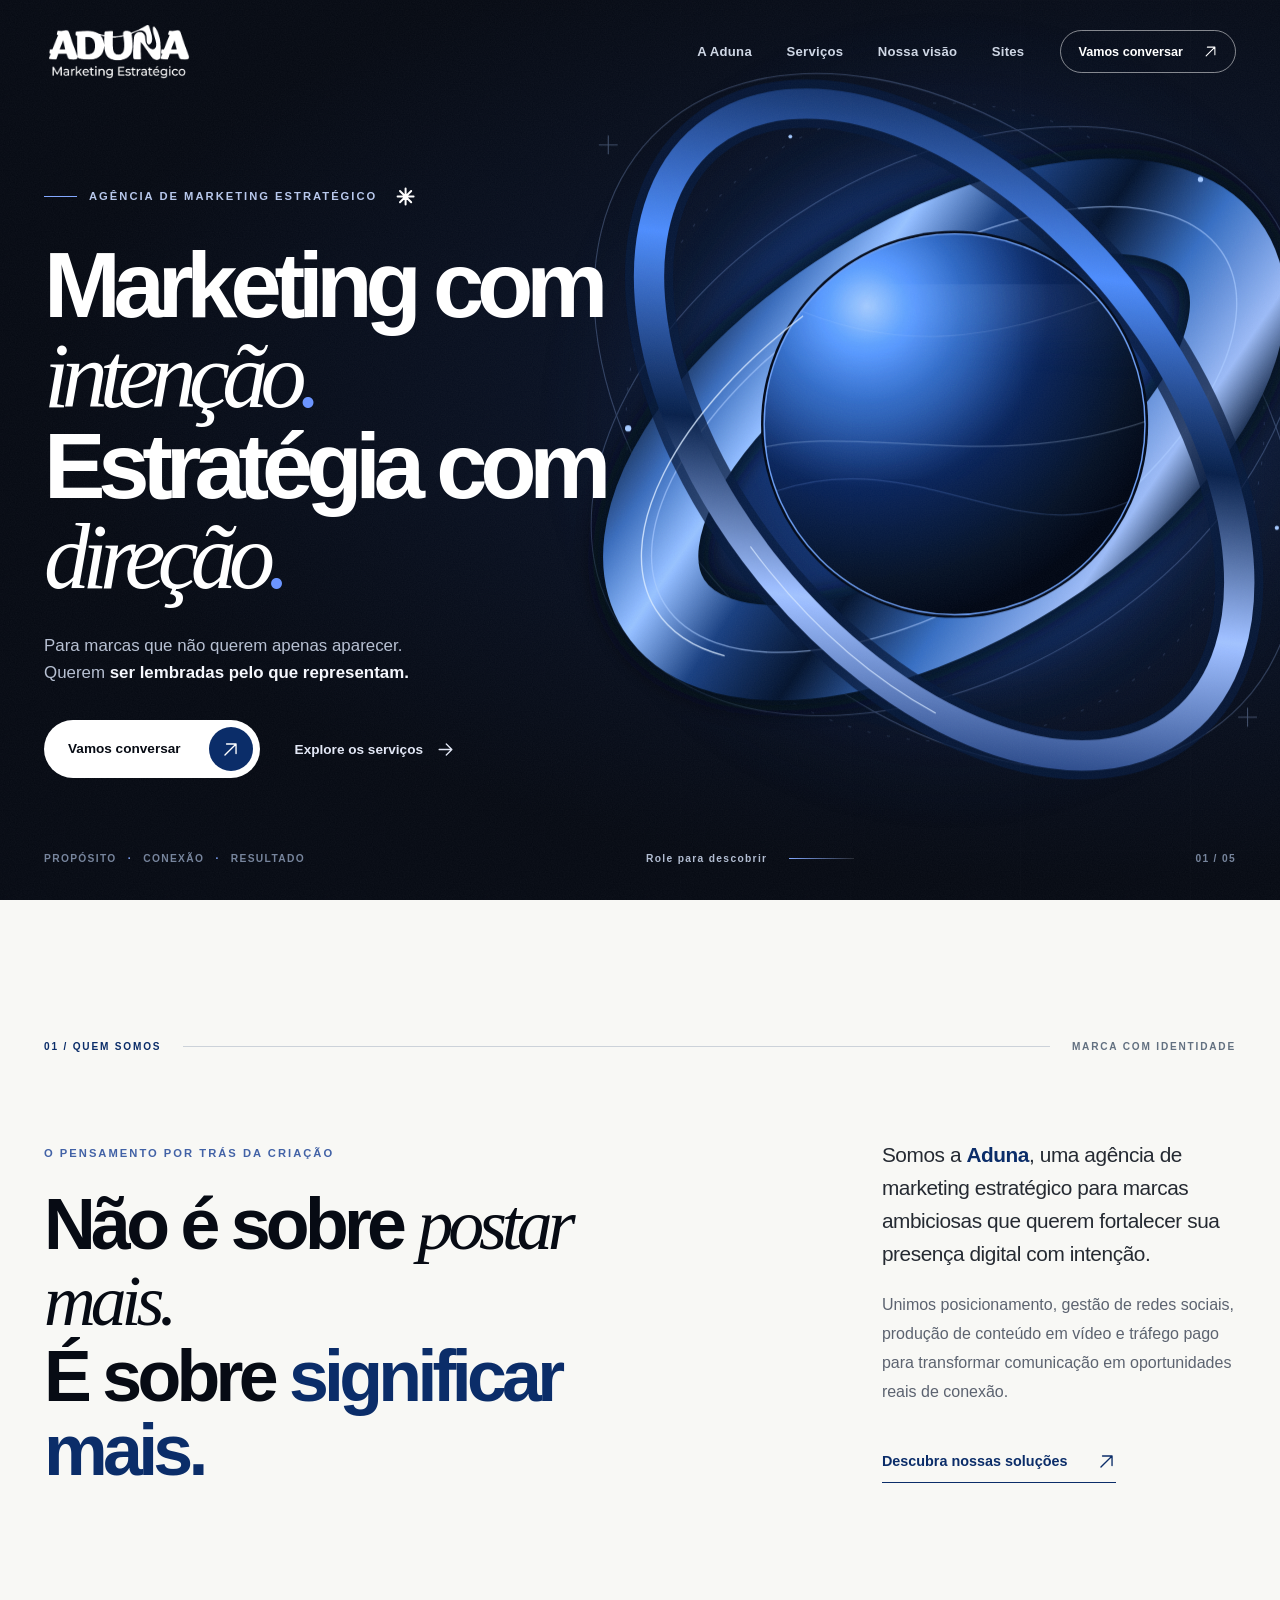
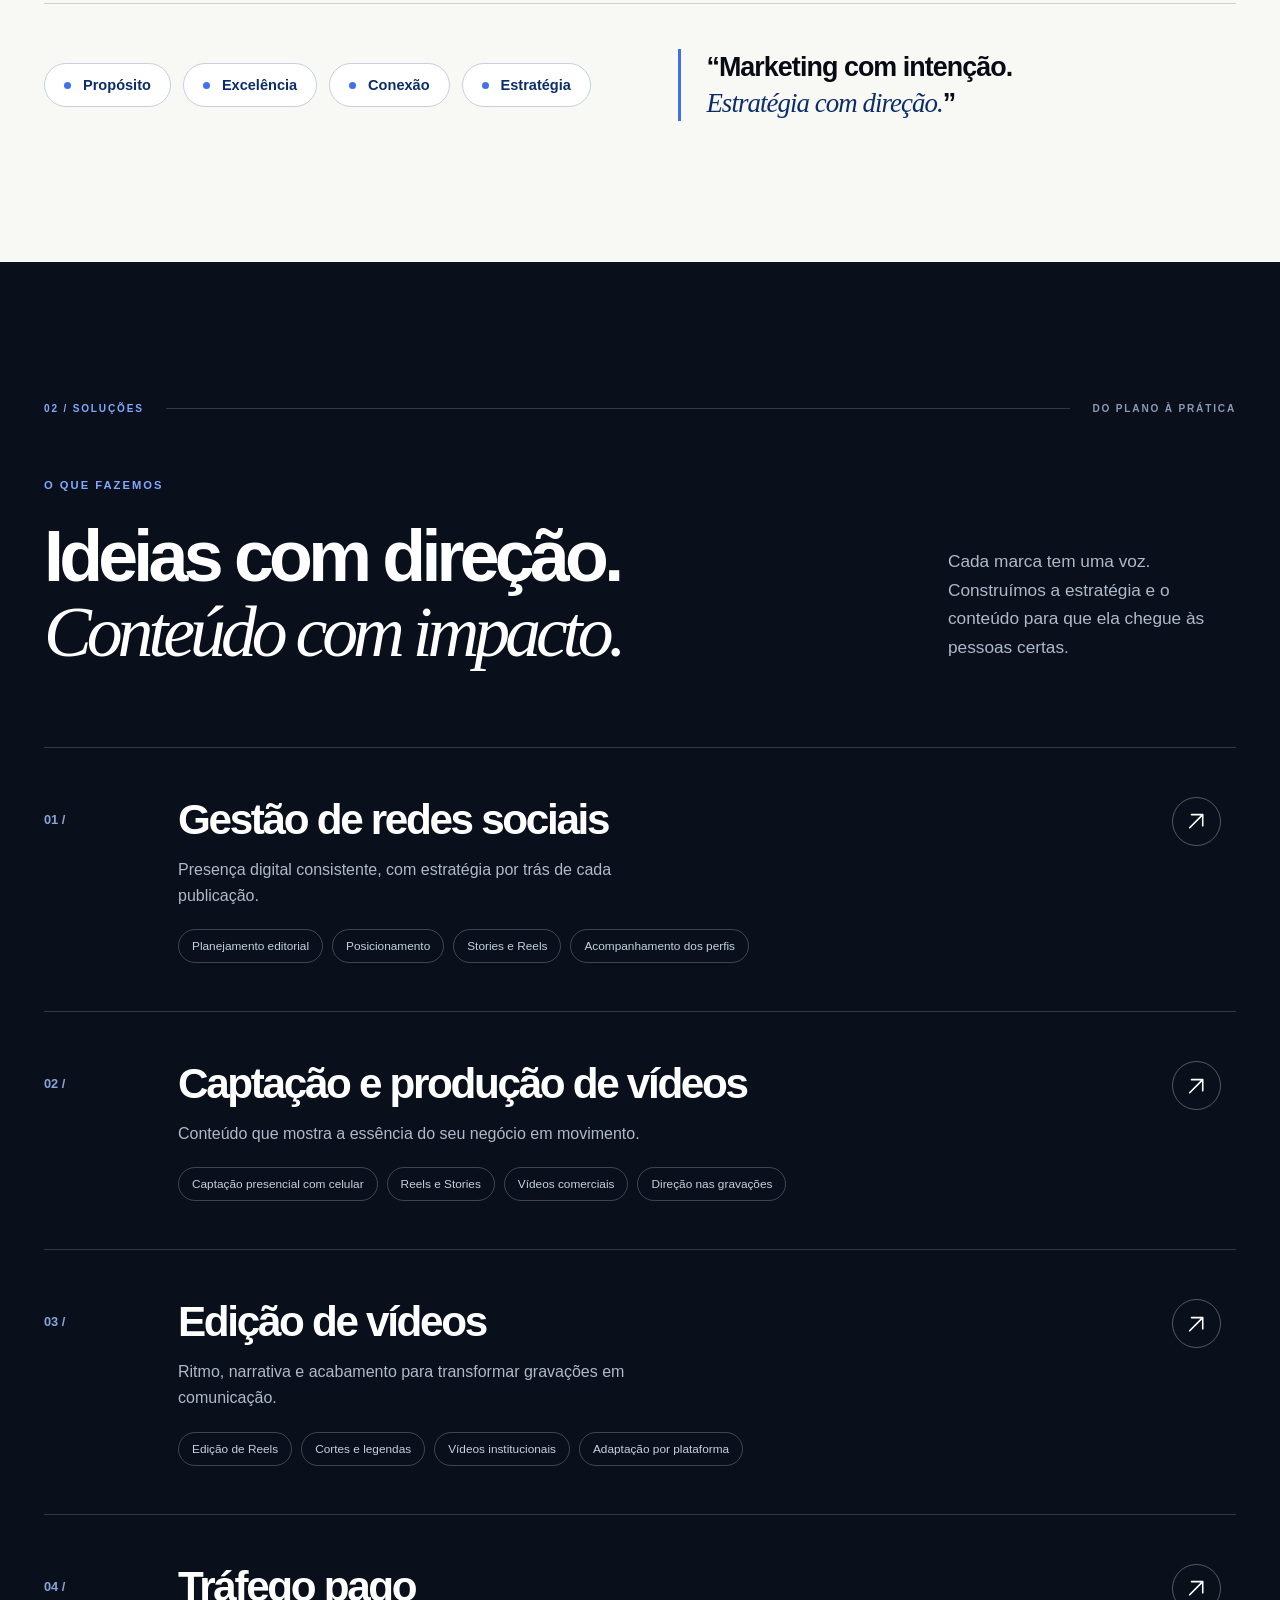
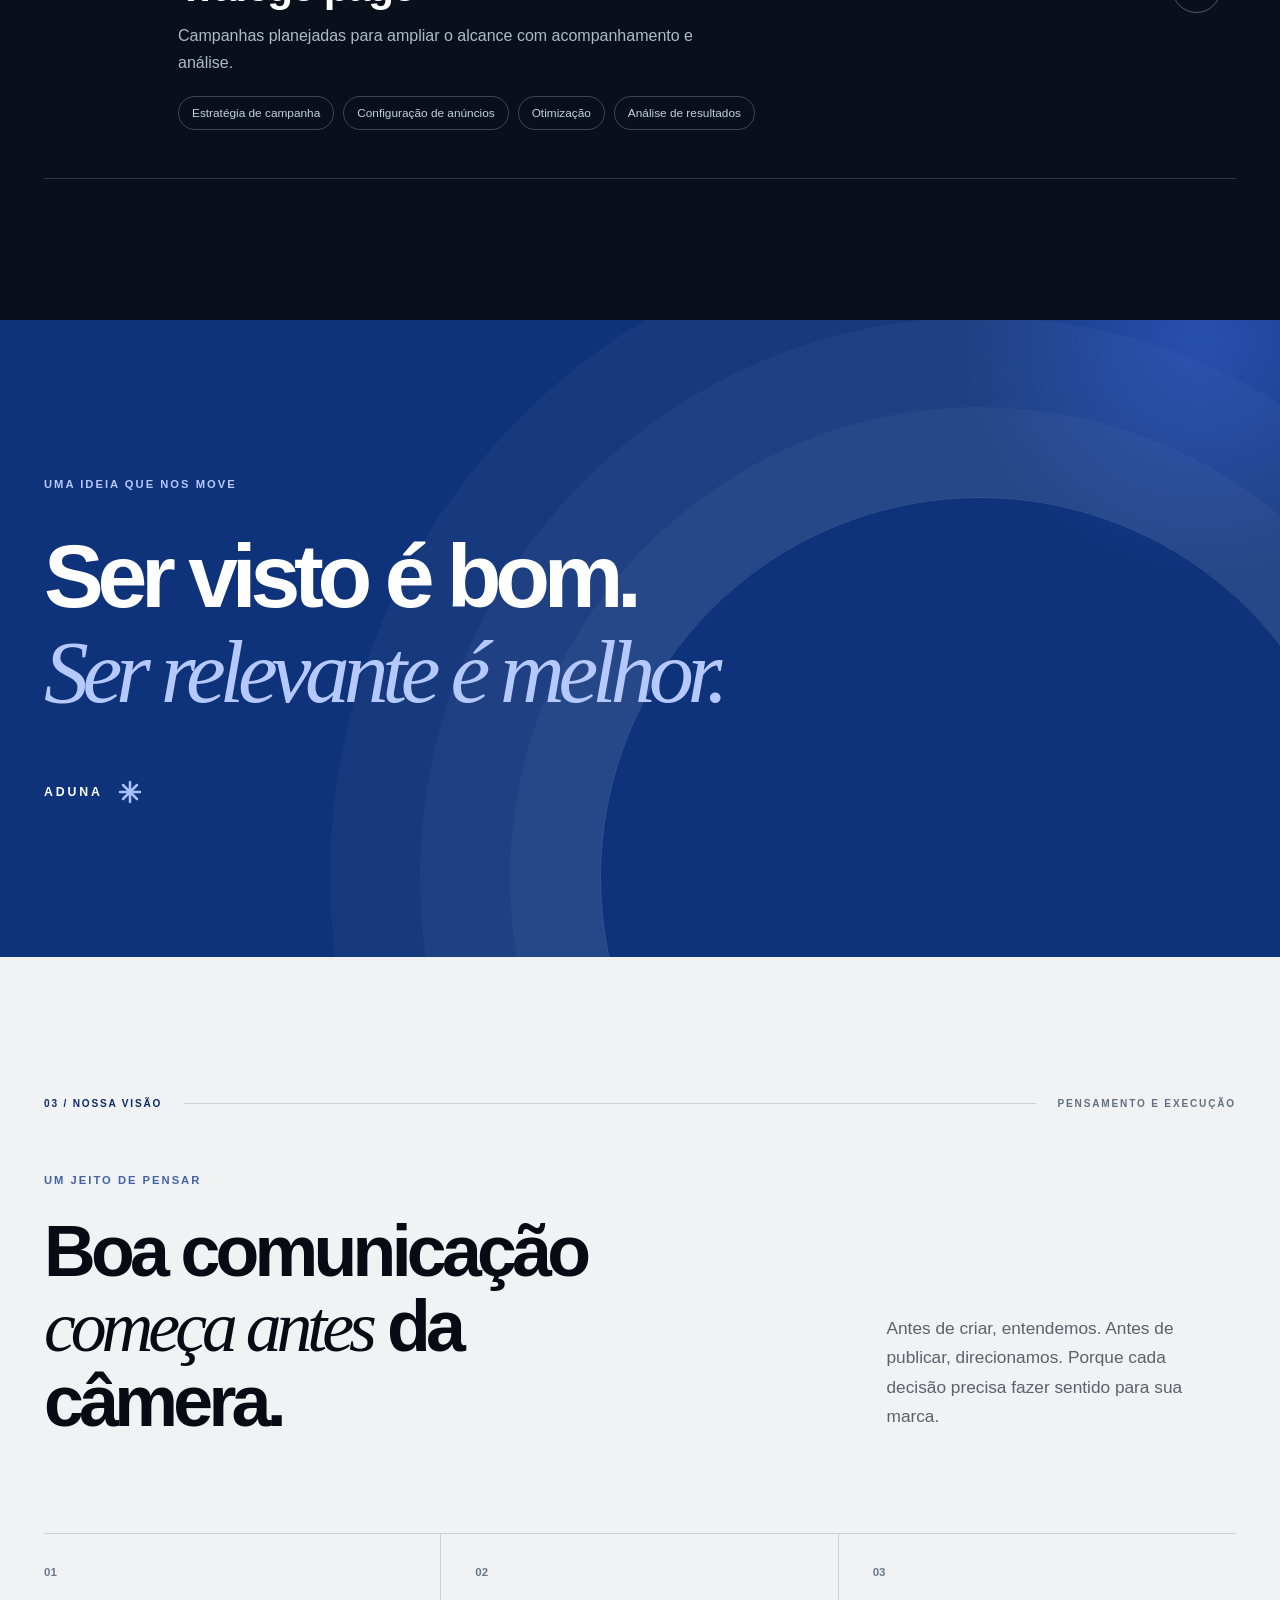
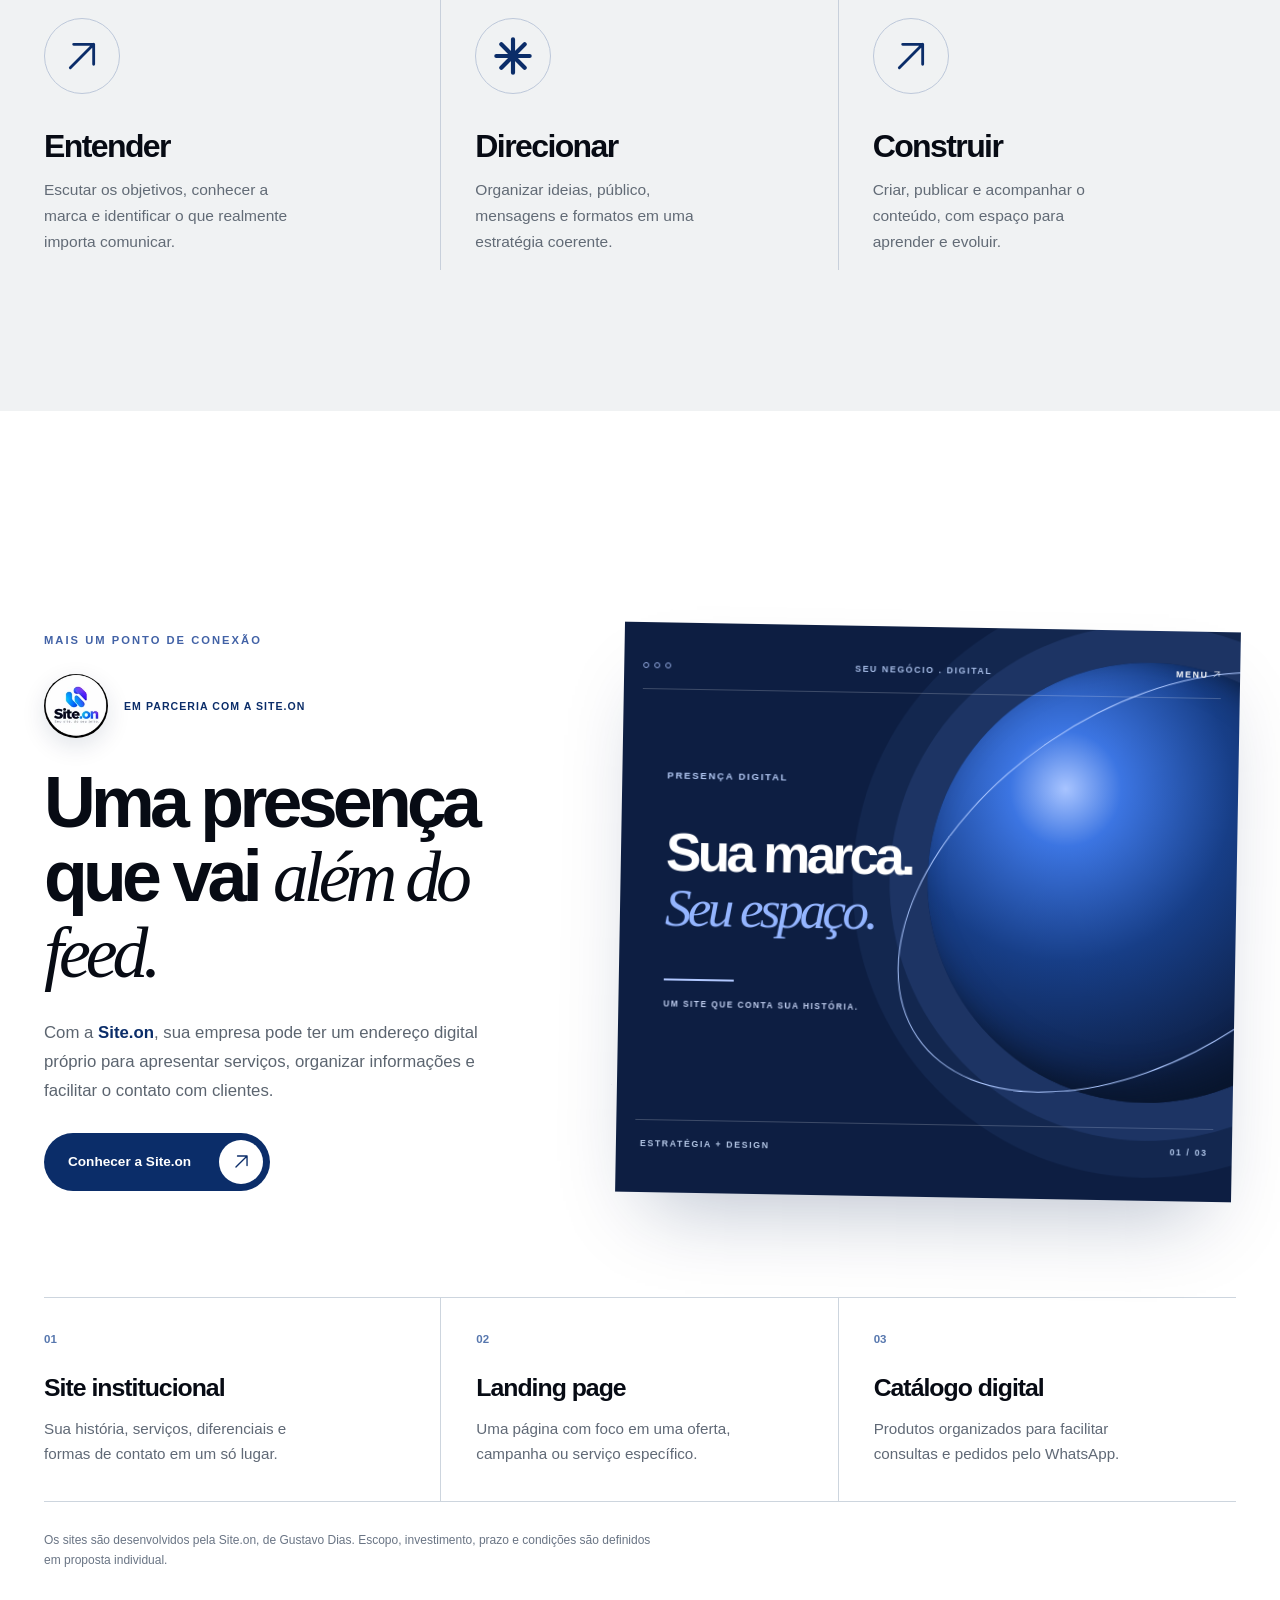
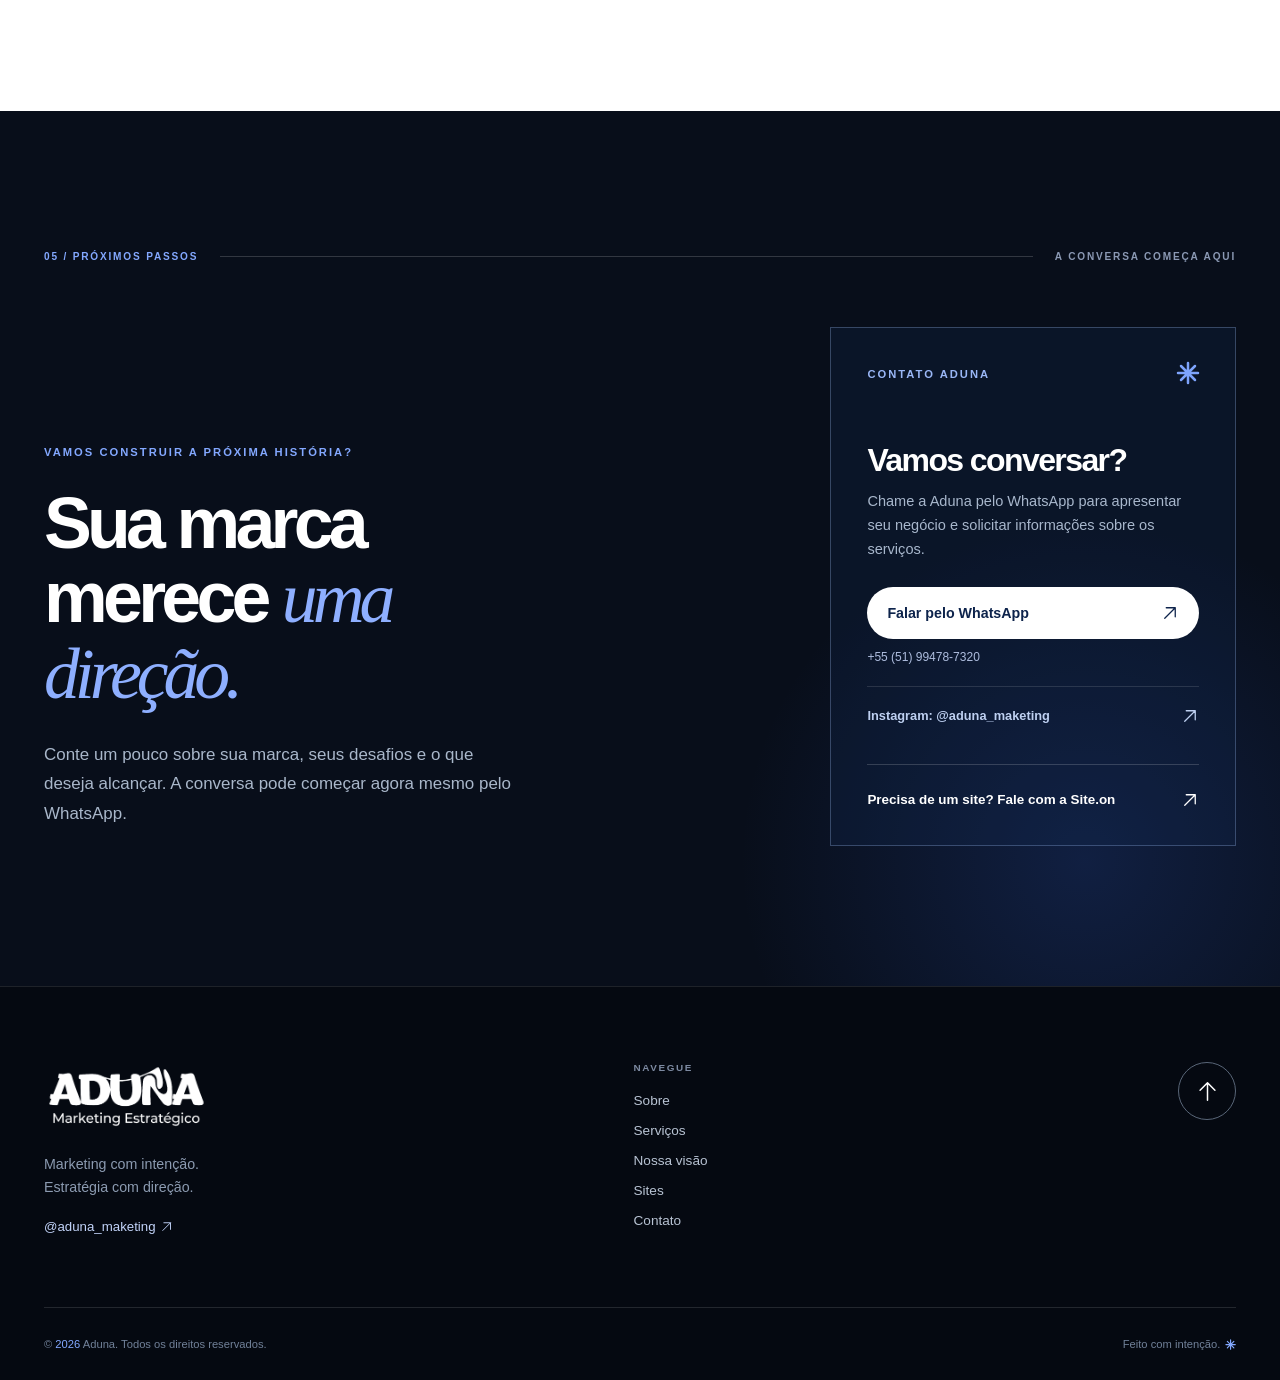
<file: index.html>
<!doctype html>
<html lang="pt-BR">
<head>
  <meta charset="utf-8">
  <meta name="viewport" content="width=device-width, initial-scale=1">
  <meta name="theme-color" content="#070d19">
  <meta name="description" content="Aduna é uma agência de marketing estratégico especializada em gestão de redes sociais, captação e edição de vídeos e tráfego pago. Marketing com intenção, estratégia com direção.">
  <meta name="robots" content="index,follow,max-image-preview:large">
  <title>Aduna — Marketing com intenção. Estratégia com direção.</title>
  <!-- URL planejada: atualize se o repositório ou domínio for diferente. -->
  <link rel="canonical" href="https://gusdias-coder.github.io/aduna/">
  <link rel="icon" type="image/svg+xml" href="assets/img/favicon.svg">
  <link rel="alternate icon" type="image/png" href="assets/img/logo-azul.png">
  <meta property="og:type" content="website">
  <meta property="og:locale" content="pt_BR">
  <meta property="og:site_name" content="Aduna">
  <meta property="og:title" content="Aduna — Marketing com intenção. Estratégia com direção.">
  <meta property="og:description" content="Estratégia, conteúdo em vídeo e performance para marcas que querem comunicar com propósito.">
  <meta property="og:url" content="https://gusdias-coder.github.io/aduna/">
  <meta property="og:image" content="https://gusdias-coder.github.io/aduna/assets/img/og-aduna.png">
  <meta property="og:image:width" content="1200">
  <meta property="og:image:height" content="630">
  <meta name="twitter:card" content="summary_large_image">
  <script type="application/ld+json">
  {"@context":"https://schema.org","@type":"Organization","name":"Aduna","alternateName":"Aduna Marketing Estratégico","url":"https://gusdias-coder.github.io/aduna/","logo":"https://gusdias-coder.github.io/aduna/assets/img/logo-azul.png","telephone":"+55 51 99478-7320","sameAs":["https://www.instagram.com/aduna_maketing/"],"description":"Agência de marketing estratégico com serviços de gestão de redes sociais, produção e edição de vídeos e tráfego pago.","slogan":"Marketing com intenção. Estratégia com direção."}
  </script>
  <link rel="preload" as="image" href="assets/img/hero-orbit.svg" type="image/svg+xml">
  <link rel="stylesheet" href="assets/css/style.css?v=icons-2">
  <noscript><style>@media(max-width:780px){.site-header{position:relative}.header-inner{height:auto;align-items:flex-start;padding:18px 0;flex-wrap:wrap}.nav-links{position:static;min-height:auto;flex:1 0 100%;display:flex;opacity:1;visibility:visible;transform:none;padding:10px 0;background:transparent}.nav-links a{font-size:1rem;padding:10px 0}.menu-toggle{display:none}.hero-inner{padding-top:0}}</style></noscript>
  <script src="assets/js/main.js" defer></script>
</head>
<body>
  <a class="skip-link" href="#conteudo">Pular para o conteúdo</a>
  <svg xmlns="http://www.w3.org/2000/svg" class="svg-icons" aria-hidden="true" focusable="false" width="0" height="0">
    <symbol id="icon-arrow" viewBox="0 0 24 24"><path d="M4 12h15M13 5l7 7-7 7" fill="none" stroke="currentColor" stroke-width="1.7" stroke-linecap="round" stroke-linejoin="round"/></symbol>
    <symbol id="icon-arrow-up" viewBox="0 0 24 24"><path d="M5 19 19 5M7 5h12v12" fill="none" stroke="currentColor" stroke-width="1.7" stroke-linecap="round" stroke-linejoin="round"/></symbol>
    <symbol id="icon-star" viewBox="0 0 24 24"><path d="M12 2v20M2 12h20M5 5l14 14M19 5 5 19" fill="none" stroke="currentColor" stroke-width="2.5" stroke-linecap="round"/></symbol>
  </svg>
  <header class="site-header" id="topo">
    <div class="header-inner shell">
      <a class="brand" href="#inicio" aria-label="Aduna — início"><img src="assets/img/logo-branca.png" width="740" height="307" alt="Aduna Marketing Estratégico"></a>
      <nav class="nav-links" id="menu-principal" aria-label="Navegação principal"><a href="#sobre">A Aduna</a><a href="#servicos">Serviços</a><a href="#metodo">Nossa visão</a><a href="#sites">Sites</a><a class="nav-mobile-contact" href="#contato">Contato</a></nav>
      <a class="header-contact" href="https://wa.me/5551994787320?text=Ol%C3%A1%2C%20vim%20pelo%20site%20da%20Aduna%20e%20quero%20conversar%20sobre%20marketing." target="_blank" rel="noopener noreferrer">Vamos conversar <svg aria-hidden="true" width="1em" height="1em"><use href="#icon-arrow-up"/></svg></a>
      <button class="menu-toggle" type="button" aria-controls="menu-principal" aria-expanded="false" aria-label="Abrir menu"><span></span><span></span></button>
    </div>
  </header>

  <main id="conteudo">
    <section class="hero" id="inicio" aria-labelledby="titulo-principal">
      <div class="hero-grain" aria-hidden="true"></div>
      <div class="hero-art" aria-hidden="true"><img src="assets/img/hero-orbit.svg" width="820" height="820" alt="" fetchpriority="high"></div>
      <div class="hero-inner shell">
        <div class="hero-copy">
          <div class="kicker kicker-light"><span class="kicker-line"></span> Agência de marketing estratégico <svg class="kicker-star" aria-hidden="true" focusable="false" width="1em" height="1em"><use href="#icon-star"/></svg></div>
          <h1 id="titulo-principal" class="hero-title"><span class="hero-title-line">Marketing com</span> <span class="hero-title-line hero-emphasis">intenção<span class="period">.</span></span> <span class="hero-title-line">Estratégia com</span> <span class="hero-title-line hero-emphasis">direção<span class="period">.</span></span></h1>
          <p class="hero-description">Para marcas que não querem apenas aparecer. Querem <strong>ser lembradas pelo que representam.</strong></p>
          <div class="hero-actions"><a class="pill-button button-light" href="https://wa.me/5551994787320?text=Ol%C3%A1%2C%20vim%20pelo%20site%20da%20Aduna%20e%20quero%20conversar%20sobre%20marketing." target="_blank" rel="noopener noreferrer">Vamos conversar <span class="button-icon"><svg aria-hidden="true" width="1em" height="1em"><use href="#icon-arrow-up"/></svg></span></a><a class="text-button text-button-light" href="#servicos">Explore os serviços <svg aria-hidden="true" width="1em" height="1em"><use href="#icon-arrow"/></svg></a></div>
        </div>
        <div class="hero-bottom"><span>PROPÓSITO <span class="dot">·</span> CONEXÃO <span class="dot">·</span> RESULTADO</span><a href="#sobre" class="scroll-indicator">Role para descobrir <span class="scroll-track"></span></a><span>01 / 05</span></div>
      </div>
    </section>

    <section class="about section-pad" id="sobre" aria-labelledby="sobre-titulo"><div class="shell">
      <div class="section-meta reveal"><span class="section-index">01 / QUEM SOMOS</span><span class="section-rule"></span><span class="section-side">MARCA COM IDENTIDADE</span></div>
      <div class="about-grid"><div class="about-heading reveal"><p class="overline">O pensamento por trás da criação</p><h2 id="sobre-titulo" class="display-title">Não é sobre <em>postar mais.</em><br>É sobre <span class="navy-text">significar mais.</span></h2></div><div class="about-copy reveal"><p class="large-body">Somos a <strong>Aduna</strong>, uma agência de marketing estratégico para marcas ambiciosas que querem fortalecer sua presença digital com intenção.</p><p>Unimos posicionamento, gestão de redes sociais, produção de conteúdo em vídeo e tráfego pago para transformar comunicação em oportunidades reais de conexão.</p><a class="underlined-link" href="#servicos">Descubra nossas soluções <svg aria-hidden="true" width="1em" height="1em"><use href="#icon-arrow-up"/></svg></a></div></div>
      <div class="about-values reveal">
        <div class="value-chips" aria-label="Valores da Aduna">
          <span class="value-chip"><span aria-hidden="true"></span>Propósito</span>
          <span class="value-chip"><span aria-hidden="true"></span>Excelência</span>
          <span class="value-chip"><span aria-hidden="true"></span>Conexão</span>
          <span class="value-chip"><span aria-hidden="true"></span>Estratégia</span>
        </div>
        <blockquote class="value-quote">“Marketing com intenção.<br><em>Estratégia com direção.</em>”</blockquote>
      </div>
    </div></section>

    <section class="services section-pad" id="servicos" aria-labelledby="servicos-titulo"><div class="shell">
      <div class="section-meta section-meta-dark reveal"><span class="section-index">02 / SOLUÇÕES</span><span class="section-rule"></span><span class="section-side">DO PLANO À PRÁTICA</span></div>
      <div class="section-intro services-intro"><div class="reveal"><p class="overline overline-light">O que fazemos</p><h2 id="servicos-titulo" class="display-title">Ideias com direção.<br><em>Conteúdo com impacto.</em></h2></div><p class="reveal">Cada marca tem uma voz. Construímos a estratégia e o conteúdo para que ela chegue às pessoas certas.</p></div>
      <div class="service-list">
        <article class="service-row reveal" aria-labelledby="servico-social"><span class="service-number">01 /</span><div class="service-main"><h3 id="servico-social">Gestão de redes sociais</h3><p>Presença digital consistente, com estratégia por trás de cada publicação.</p><ul class="service-tags"><li>Planejamento editorial</li><li>Posicionamento</li><li>Stories e Reels</li><li>Acompanhamento dos perfis</li></ul></div><span class="service-icon" aria-hidden="true"><svg aria-hidden="true" focusable="false" width="1em" height="1em"><use href="#icon-arrow-up"/></svg></span></article>
        <article class="service-row reveal" aria-labelledby="servico-captacao"><span class="service-number">02 /</span><div class="service-main"><h3 id="servico-captacao">Captação e produção de vídeos</h3><p>Conteúdo que mostra a essência do seu negócio em movimento.</p><ul class="service-tags"><li>Captação presencial com celular</li><li>Reels e Stories</li><li>Vídeos comerciais</li><li>Direção nas gravações</li></ul></div><span class="service-icon" aria-hidden="true"><svg aria-hidden="true" focusable="false" width="1em" height="1em"><use href="#icon-arrow-up"/></svg></span></article>
        <article class="service-row reveal" aria-labelledby="servico-edicao"><span class="service-number">03 /</span><div class="service-main"><h3 id="servico-edicao">Edição de vídeos</h3><p>Ritmo, narrativa e acabamento para transformar gravações em comunicação.</p><ul class="service-tags"><li>Edição de Reels</li><li>Cortes e legendas</li><li>Vídeos institucionais</li><li>Adaptação por plataforma</li></ul></div><span class="service-icon" aria-hidden="true"><svg aria-hidden="true" focusable="false" width="1em" height="1em"><use href="#icon-arrow-up"/></svg></span></article>
        <article class="service-row reveal" aria-labelledby="servico-trafego"><span class="service-number">04 /</span><div class="service-main"><h3 id="servico-trafego">Tráfego pago</h3><p>Campanhas planejadas para ampliar o alcance com acompanhamento e análise.</p><ul class="service-tags"><li>Estratégia de campanha</li><li>Configuração de anúncios</li><li>Otimização</li><li>Análise de resultados</li></ul></div><span class="service-icon" aria-hidden="true"><svg aria-hidden="true" focusable="false" width="1em" height="1em"><use href="#icon-arrow-up"/></svg></span></article>
      </div>
    </div></section>

    <section class="statement" aria-labelledby="statement-titulo"><div class="statement-lines" aria-hidden="true"></div><div class="shell statement-inner"><span class="statement-label reveal">UMA IDEIA QUE NOS MOVE</span><h2 class="reveal" id="statement-titulo">Ser visto é bom.<br><em>Ser relevante é melhor.</em></h2><span class="statement-sign reveal">ADUNA <svg aria-hidden="true" focusable="false" width="1em" height="1em"><use href="#icon-star"/></svg></span></div></section>

    <section class="method section-pad" id="metodo" aria-labelledby="metodo-titulo"><div class="shell">
      <div class="section-meta reveal"><span class="section-index">03 / NOSSA VISÃO</span><span class="section-rule"></span><span class="section-side">PENSAMENTO E EXECUÇÃO</span></div>
      <div class="method-top"><div class="reveal"><p class="overline">Um jeito de pensar</p><h2 class="display-title" id="metodo-titulo">Boa comunicação <em>começa antes</em> da câmera.</h2></div><p class="reveal">Antes de criar, entendemos. Antes de publicar, direcionamos. Porque cada decisão precisa fazer sentido para sua marca.</p></div>
      <div class="method-steps"><article class="method-step reveal"><span class="method-num">01</span><div class="method-symbol" aria-hidden="true"><svg aria-hidden="true" focusable="false" width="1em" height="1em"><use href="#icon-arrow-up"/></svg></div><h3>Entender</h3><p>Escutar os objetivos, conhecer a marca e identificar o que realmente importa comunicar.</p></article><article class="method-step reveal"><span class="method-num">02</span><div class="method-symbol" aria-hidden="true"><svg aria-hidden="true" focusable="false" width="1em" height="1em"><use href="#icon-star"/></svg></div><h3>Direcionar</h3><p>Organizar ideias, público, mensagens e formatos em uma estratégia coerente.</p></article><article class="method-step reveal"><span class="method-num">03</span><div class="method-symbol" aria-hidden="true"><svg aria-hidden="true" focusable="false" width="1em" height="1em"><use href="#icon-arrow-up"/></svg></div><h3>Construir</h3><p>Criar, publicar e acompanhar o conteúdo, com espaço para aprender e evoluir.</p></article></div>
    </div></section>

    <section class="sites section-pad" id="sites" aria-labelledby="sites-titulo"><div class="shell">
      <div class="section-meta reveal"><span class="section-index">04 / EXPERIÊNCIA DIGITAL</span><span class="section-rule"></span><span class="section-side">ADUNA + SITE.ON</span></div>
      <div class="sites-layout"><div class="sites-copy reveal"><p class="overline">Mais um ponto de conexão</p><div class="partner-label"><img class="partner-logo" src="assets/img/siteon-logo.webp" width="114" height="114" alt="" loading="lazy" decoding="async"> EM PARCERIA COM A SITE.ON</div><h2 class="display-title" id="sites-titulo">Uma presença que vai <em>além do feed.</em></h2><p>Com a <strong>Site.on</strong>, sua empresa pode ter um endereço digital próprio para apresentar serviços, organizar informações e facilitar o contato com clientes.</p><a href="https://gusdias-coder.github.io/site-on-portfolio/" target="_blank" rel="noopener noreferrer" class="pill-button button-dark">Conhecer a Site.on <span class="button-icon"><svg aria-hidden="true" width="1em" height="1em"><use href="#icon-arrow-up"/></svg></span></a></div>
        <div class="site-preview reveal" role="img" aria-label="Ilustração de uma página web com conteúdo organizado"><div class="preview-head"><span class="preview-dots"><i></i><i></i><i></i></span><span>SEU NEGÓCIO . DIGITAL</span><span class="preview-menu">MENU <svg aria-hidden="true" focusable="false" width="1em" height="1em"><use href="#icon-arrow-up"/></svg></span></div><div class="preview-content"><span class="preview-kicker">PRESENÇA DIGITAL</span><div class="preview-title">Sua marca.<br><em>Seu espaço.</em></div><div class="preview-line"></div><span class="preview-caption">UM SITE QUE CONTA SUA HISTÓRIA.</span><div class="preview-orb" aria-hidden="true"></div></div><div class="preview-footer"><span>ESTRATÉGIA + DESIGN</span><span>01 / 03</span></div></div></div>
      <div class="site-types" aria-label="Tipos de site oferecidos pela Site.on"><article class="site-type reveal"><span>01</span><h3>Site institucional</h3><p>Sua história, serviços, diferenciais e formas de contato em um só lugar.</p></article><article class="site-type reveal"><span>02</span><h3>Landing page</h3><p>Uma página com foco em uma oferta, campanha ou serviço específico.</p></article><article class="site-type reveal"><span>03</span><h3>Catálogo digital</h3><p>Produtos organizados para facilitar consultas e pedidos pelo WhatsApp.</p></article></div>
      <p class="site-disclaimer">Os sites são desenvolvidos pela Site.on, de Gustavo Dias. Escopo, investimento, prazo e condições são definidos em proposta individual.</p>
    </div></section>

    <section class="contact section-pad" id="contato" aria-labelledby="contato-titulo"><div class="contact-glow" aria-hidden="true"></div><div class="shell contact-inner">
      <div class="section-meta section-meta-dark reveal"><span class="section-index">05 / PRÓXIMOS PASSOS</span><span class="section-rule"></span><span class="section-side">A CONVERSA COMEÇA AQUI</span></div>
      <div class="contact-grid"><div class="reveal"><p class="overline overline-light">Vamos construir a próxima história?</p><h2 class="display-title" id="contato-titulo">Sua marca merece <em>uma direção.</em></h2><p class="contact-description">Conte um pouco sobre sua marca, seus desafios e o que deseja alcançar. A conversa pode começar agora mesmo pelo WhatsApp.</p></div><aside class="contact-panel reveal" aria-label="Informações de contato"><span class="contact-panel-label">CONTATO ADUNA</span><span class="contact-panel-icon" aria-hidden="true"><svg aria-hidden="true" focusable="false" width="1em" height="1em"><use href="#icon-star"/></svg></span><p>Vamos conversar?</p><span>Chame a Aduna pelo WhatsApp para apresentar seu negócio e solicitar informações sobre os serviços.</span><a class="contact-whatsapp" href="https://wa.me/5551994787320?text=Ol%C3%A1%2C%20vim%20pelo%20site%20da%20Aduna%20e%20quero%20conversar%20sobre%20marketing." target="_blank" rel="noopener noreferrer">Falar pelo WhatsApp <svg aria-hidden="true" width="1em" height="1em"><use href="#icon-arrow-up"/></svg></a><small>+55 (51) 99478-7320</small><a class="contact-social" href="https://www.instagram.com/aduna_maketing/" target="_blank" rel="noopener noreferrer">Instagram: @aduna_maketing <svg aria-hidden="true" width="1em" height="1em"><use href="#icon-arrow-up"/></svg></a><div class="contact-divider"></div><a href="https://gusdias-coder.github.io/site-on-portfolio/" target="_blank" rel="noopener noreferrer">Precisa de um site? Fale com a Site.on <svg aria-hidden="true" width="1em" height="1em"><use href="#icon-arrow-up"/></svg></a></aside></div>
    </div></section>
  </main>
  <footer class="site-footer"><div class="shell footer-main"><div class="footer-brand"><a href="#inicio" aria-label="Voltar ao início"><img src="assets/img/logo-branca.png" width="740" height="307" alt="Aduna Marketing Estratégico" loading="lazy"></a><p>Marketing com intenção.<br>Estratégia com direção.</p><a class="footer-instagram" href="https://www.instagram.com/aduna_maketing/" target="_blank" rel="noopener noreferrer">@aduna_maketing <svg aria-hidden="true" focusable="false" width="1em" height="1em"><use href="#icon-arrow-up"/></svg></a></div><div class="footer-links"><span>NAVEGUE</span><a href="#sobre">Sobre</a><a href="#servicos">Serviços</a><a href="#metodo">Nossa visão</a><a href="#sites">Sites</a><a href="#contato">Contato</a></div><a class="back-top" href="#inicio" aria-label="Voltar ao topo"><svg aria-hidden="true" width="1em" height="1em"><use href="#icon-arrow-up"/></svg></a></div><div class="shell footer-bottom"><span>© <span id="ano">2026</span> Aduna. Todos os direitos reservados.</span><span>Feito com intenção. <span aria-hidden="true"><svg aria-hidden="true" focusable="false" width="1em" height="1em"><use href="#icon-star"/></svg></span></span></div></footer>
</body>
</html>
</file>
<file: assets/css/style.css>
/* ADUNA / identidade digital — sem dependências externas. */
:root {
  --ink: #070b14;
  --ink-soft: #101827;
  --navy: #0b2d69;
  --navy-strong: #092452;
  --blue: #426feb;
  --blue-light: #83a8ff;
  --paper: #f8f8f5;
  --white: #fff;
  --muted: #5c6370;
  --line: #d8dce0;
  --line-dark: rgba(255,255,255,.17);
  --ease: cubic-bezier(.23,1,.32,1);
  --sans: "Helvetica Neue", Helvetica, Arial, sans-serif;
  --serif: Georgia, "Times New Roman", serif;
}
*, *::before, *::after { box-sizing: border-box; }
html { scroll-behavior: smooth; scroll-padding-top: 85px; }
body { margin: 0; color: var(--ink); background: var(--paper); font-family: var(--sans); -webkit-font-smoothing: antialiased; overflow-x: clip; }
body.menu-open { overflow: hidden; }
img, svg { display: block; max-width: 100%; }
a { color: inherit; text-decoration: none; }
button { font: inherit; }
::selection { background: var(--blue); color: #fff; }
:focus-visible { outline: 3px solid #95b8ff; outline-offset: 5px; }
.svg-icons { position: absolute; width: 0; height: 0; overflow: hidden; }
.shell { width: min(100% - 88px, 1320px); margin-inline: auto; }
.section-pad { padding-block: clamp(100px, 11vw, 170px); }
.skip-link { position: fixed; left: 16px; top: -70px; background: white; color: #000; z-index: 200; padding: 12px 18px; border-radius: 4px; }
.skip-link:focus { top: 12px; }
.reveal { opacity: 1; transform: none; }
.motion-ready .reveal:not(.is-visible) { opacity: 0; transform: translate3d(0,35px,0); }
.motion-ready .reveal { transition: opacity .85s var(--ease), transform .85s var(--ease); }

/* MENU */
.site-header { position: fixed; inset: 0 0 auto; z-index: 100; color: #fff; transition: background .35s, box-shadow .35s; }
.site-header.is-scrolled, .site-header.is-open { background: rgba(7,11,20,.96); box-shadow: 0 1px 0 rgba(255,255,255,.1); backdrop-filter: blur(16px); }
.header-inner { display: flex; height: 103px; align-items: center; justify-content: space-between; gap: 36px; transition: height .35s; }
.is-scrolled .header-inner { height: 79px; }
.brand { display: flex; align-items: center; flex: 0 0 auto; }
.brand img { width: 150px; height: auto; }
.nav-links { display: flex; gap: clamp(19px, 2.7vw, 44px); margin-left: auto; align-items: center; }
.nav-links a { font-size: .82rem; font-weight: 600; letter-spacing: .02em; color: #cfd7e5; transition: color .25s; }
.nav-links a:hover, .nav-links a:focus-visible { color: #fff; }
.nav-mobile-contact { display: none; }
.header-contact { display: inline-flex; align-items: center; border: 1px solid rgba(255,255,255,.5); padding: 13px 17px; gap: 20px; border-radius: 99px; white-space: nowrap; font-size: .79rem; font-weight: 700; transition: background .3s, color .3s, border-color .3s; }
.header-contact:hover { background: #fff; color: var(--ink); border-color: #fff; }
.header-contact svg { width: 15px; height: 15px; }
.menu-toggle { display: none; }

/* COMPONENTES */
.kicker, .overline, .section-meta, .statement-label, .partner-label, .preview-head, .preview-footer, .preview-kicker, .preview-caption, .contact-panel-label { font-size: .7rem; font-weight: 700; letter-spacing: .18em; text-transform: uppercase; }
.kicker { display: flex; align-items: center; gap: 12px; }
.kicker-light { color: #b8c8ec; }
.kicker-line { display: inline-block; width: 33px; height: 1px; background: var(--blue-light); }
.kicker-star { color: #fff; width: 1.2rem; height: 1.2rem; flex: 0 0 1.2rem; margin-left: 7px; }
.section-meta { display: flex; align-items: center; gap: 22px; color: #627080; margin-bottom: 65px; font-size: .63rem; }
.section-index { color: var(--navy); flex: 0 0 auto; }
.section-rule { height: 1px; flex: 1; background: #ccd2d9; }
.section-side { flex: 0 0 auto; }
.section-meta-dark { color: #8b99b4; }
.section-meta-dark .section-index { color: var(--blue-light); }
.section-meta-dark .section-rule { background: var(--line-dark); }
.overline { color: #4262a6; margin: 0 0 28px; }
.overline-light { color: var(--blue-light); }
.display-title { font-weight: 750; font-size: clamp(3.1rem,5.6vw,6rem); line-height: 1.04; letter-spacing: -.066em; margin: 0; max-width: 17ch; }
.display-title em, .statement h2 em { font-family: var(--serif); font-weight: 400; letter-spacing: -.07em; }
.navy-text { color: var(--navy); }
.pill-button { display: inline-flex; align-items: center; gap: 28px; font-size: .85rem; font-weight: 700; line-height: 1.2; padding: 7px 7px 7px 24px; border-radius: 60px; transition: transform .35s var(--ease), box-shadow .35s, background .35s; }
.pill-button:hover { transform: translateY(-3px); box-shadow: 0 12px 38px rgba(0,0,0,.19); }
.button-light { color: var(--ink); background: #fff; }
.button-dark { background: var(--navy); color: #fff; }
.button-icon { display: grid; place-items: center; width: 44px; height: 44px; border-radius: 50%; background: var(--navy); color: #fff; }
.button-dark .button-icon { background: #fff; color: var(--navy); }
.button-icon svg, .text-button svg, .underlined-link svg { width: 19px; height: 19px; transition: transform .3s var(--ease); }
.pill-button:hover svg, .text-button:hover svg, .underlined-link:hover svg { transform: translate(3px,-2px); }
.text-button { display: inline-flex; gap: 13px; align-items: center; font-size: .85rem; font-weight: 600; }
.text-button-light { color: #e2e7f5; }
.underlined-link { padding-block: 11px; border-bottom: 1px solid var(--navy); display: inline-flex; align-items: center; gap: 30px; color: var(--navy); font-size: .9rem; font-weight: 700; }

/* HERO */
.hero { position: relative; min-height: 860px; min-height: max(790px,100svh); color: #fff; background: radial-gradient(ellipse at 83% 44%,#101e3b 0%,#0a1224 32%,#070b14 68%); overflow: hidden; isolation: isolate; }
.hero::before { content: ""; position: absolute; inset: 0; pointer-events: none; opacity: .32; background-image: linear-gradient(90deg,rgba(255,255,255,.05) 1px,transparent 1px),linear-gradient(rgba(255,255,255,.035) 1px,transparent 1px); background-size: 170px 170px; mask-image: linear-gradient(90deg,transparent,#000); }
.hero-grain { position: absolute; inset: 0; opacity: .13; pointer-events: none; background: url("../img/grain.webp") repeat; }
.hero-art { position: absolute; width: min(67vw,910px); right: -7vw; top: 47%; transform: translate3d(0,calc(-50% + var(--drift,0px)),0); pointer-events: none; z-index: -1; filter: saturate(1.12); }
.hero-art img { width: 100%; height: auto; animation: art-float 10s ease-in-out infinite; }
@keyframes art-float { 0%,100% { transform: translateY(0) rotate(0deg); } 50% { transform: translateY(-20px) rotate(2deg); } }
.hero-inner { position: relative; min-height: inherit; display: flex; flex-direction: column; justify-content: center; padding-top: 125px; }
.hero-copy { width: 100%; padding-block: 35px 95px; position: relative; z-index: 1; }
.hero-title { margin: 35px 0 30px; font-size: clamp(4rem,7.2vw,8.5rem); font-weight: 750; letter-spacing: -.078em; line-height: .98; }
.hero-title-line { display: block; width: fit-content; }
.hero-emphasis { font-family: var(--serif); font-style: italic; font-weight: 400; letter-spacing: -.085em; padding-right: .06em; }
.hero-title .period { color: #6c95ff; }
.hero-animated .hero-title-line { animation: title-rise 1.05s var(--ease) both; }
.hero-animated .hero-title-line:nth-child(2) { animation-delay: .1s; }
.hero-animated .hero-title-line:nth-child(3) { animation-delay: .18s; }
.hero-animated .hero-title-line:nth-child(4) { animation-delay: .26s; }
.hero-animated .hero-description, .hero-animated .hero-actions { animation: title-rise 1.15s .45s var(--ease) both; }
@keyframes title-rise { from { opacity: 0; transform: translateY(22px); } to { opacity: 1; transform: translateY(0); } }
.hero-description { font-size: clamp(1.02rem,1.32vw,1.18rem); line-height: 1.6; color: #b7c0d2; max-width: 43ch; margin: 0; }
.hero-description strong { color: #f5f7fd; font-weight: 600; }
.hero-actions { display: flex; align-items: center; gap: 35px; margin-top: 34px; flex-wrap: wrap; }
.hero-bottom { position: absolute; left: 0; right: 0; bottom: 36px; display: flex; justify-content: space-between; align-items: center; color: #77859d; font-size: .64rem; letter-spacing: .13em; font-weight: 700; }
.hero-bottom .dot { color: var(--blue-light); padding: 0 7px; }
.scroll-indicator { display: flex; align-items: center; gap: 22px; color: #b3bed3; }
.scroll-track { height: 1px; width: 65px; background: linear-gradient(90deg,var(--blue-light),rgba(255,255,255,.12)); position: relative; overflow: hidden; }
.scroll-track::after { content: ""; position: absolute; inset: 0 auto 0 -20px; width: 20px; background: #fff; animation: track 2.2s infinite; }
@keyframes track { to { transform: translateX(100px); } }

/* SOBRE */
.about { background: var(--paper); }
.about-grid { display: grid; grid-template-columns: 1.35fr .65fr; gap: clamp(60px,8vw,145px); align-items: end; }
.about-heading .display-title { max-width: 14ch; }
.about-copy { padding-bottom: 5px; }
.about-copy p { line-height: 1.8; font-size: 1rem; color: var(--muted); }
.about-copy .large-body { font-size: 1.3rem; line-height: 1.6; color: #252a32; letter-spacing: -.02em; }
.about-copy strong { color: var(--navy); }
.about-copy .underlined-link { margin-top: 18px; }
.about-values { display: grid; grid-template-columns: 1fr 1fr; align-items: center; gap: clamp(35px,6vw,90px); margin-top: clamp(75px,9vw,135px); padding-top: 45px; border-top: 1px solid #cad1d8; }
.value-chips { display: flex; flex-wrap: wrap; gap: 12px; align-content: center; }
.value-chip { display: inline-flex; align-items: center; gap: 12px; padding: 13px 19px; border: 1px solid #c7d0df; border-radius: 99px; font-size: .91rem; font-weight: 650; color: var(--navy); background: #fff; }
.value-chip > span { display: block; width: 7px; height: 7px; background: var(--blue); border-radius: 50%; flex: 0 0 7px; }
.value-quote { margin: 0; padding-left: 25px; border-left: 3px solid var(--blue); font-size: clamp(1.35rem,2.1vw,2rem); line-height: 1.35; letter-spacing: -.035em; font-weight: 650; }
.value-quote em { color: var(--navy); font-family: var(--serif); font-weight: 400; }

/* SERVIÇOS */
.services { color: #fff; background: #0a101b; }
.section-intro { display: flex; gap: 50px; justify-content: space-between; align-items: end; margin-bottom: 78px; }
.services-intro .display-title { max-width: 19ch; }
.services-intro > p { max-width: 30ch; color: #aeb9ca; line-height: 1.65; font-size: 1.08rem; margin: 0 0 8px; }
.service-list { border-top: 1px solid var(--line-dark); }
.service-row { display: grid; grid-template-columns: 110px minmax(0,1fr) 64px; gap: 24px; padding: 49px 0 48px; border-bottom: 1px solid var(--line-dark); position: relative; transition: padding .4s var(--ease); }
.service-row::before { content: ""; position: absolute; left: -24px; right: -24px; inset-block: 0; background: linear-gradient(90deg,rgba(65,110,229,.14),transparent 70%); opacity: 0; transition: opacity .4s; pointer-events: none; }
.service-row:hover::before { opacity: 1; }
.service-number { color: #89a3d9; font-size: .8rem; font-weight: 700; padding-top: 15px; }
.service-main { position: relative; }
.service-row h3 { font-size: clamp(1.8rem,3.3vw,3.25rem); letter-spacing: -.055em; font-weight: 650; line-height: 1.08; margin: 0 0 14px; }
.service-row p { color: #aeb9ca; font-size: 1rem; line-height: 1.65; max-width: 58ch; margin: 0 0 20px; }
.service-tags { display: flex; flex-wrap: wrap; gap: 9px; padding: 0; margin: 0; list-style: none; }
.service-tags li { padding: 9px 13px; border: 1px solid rgba(255,255,255,.22); border-radius: 99px; color: #c4d0e0; font-size: .74rem; }
.service-icon { border: 1px solid rgba(255,255,255,.3); border-radius: 50%; width: 49px; height: 49px; display: grid; place-items: center; font-size: 1.4rem; transition: transform .35s, background .35s, color .35s; }
.service-icon svg, .method-symbol svg, .contact-panel-icon svg { width: 1em; height: 1em; }
.service-row:hover .service-icon { transform: rotate(45deg); background: #fff; color: var(--ink); }

/* MANIFESTO */
.statement { background: #0e337a; color: #fff; padding: clamp(110px,12vw,180px) 0; position: relative; overflow: hidden; }
.statement::after { content: ""; position: absolute; width: 500px; height: 500px; border-radius: 50%; right: -170px; top: -230px; background: radial-gradient(circle,#3c6be8 0,transparent 66%); filter: blur(10px); opacity: .45; }
.statement-lines { position: absolute; right: -80px; bottom: -300px; width: 760px; height: 760px; border: 1px solid rgba(255,255,255,.15); border-radius: 50%; box-shadow: 0 0 0 90px rgba(255,255,255,.035),0 0 0 180px rgba(255,255,255,.035),0 0 0 270px rgba(255,255,255,.035); }
.statement-inner { position: relative; z-index: 1; }
.statement-label { color: #b7c8fc; }
.statement h2 { font-size: clamp(3.45rem,7vw,8rem); font-weight: 650; line-height: 1.06; letter-spacing: -.07em; margin: 37px 0 60px; }
.statement h2 em { color: #b6c9ff; }
.statement-sign { display: flex; align-items: center; gap: 15px; font-weight: 800; font-size: .77rem; letter-spacing: .23em; }
.statement-sign svg { width: 1.5rem; height: 1.5rem; color: #a8c0ff; }

/* VISÃO */
.method { background: #f0f2f3; }
.method-top { display: grid; grid-template-columns: 1.2fr .55fr; gap: 80px; align-items: end; margin-bottom: 94px; }
.method-top .display-title { max-width: 16ch; }
.method-top > p { color: #5a626d; font-size: 1.08rem; line-height: 1.7; max-width: 34ch; margin: 0 0 7px; }
.method-steps { display: grid; grid-template-columns: repeat(3,1fr); border-top: 1px solid #c8d0db; }
.method-step { padding: 28px 34px 14px 0; border-right: 1px solid #c8d0db; position: relative; }
.method-step:not(:first-child) { padding-left: 34px; }
.method-step:last-child { border-right: 0; }
.method-num { font-size: .72rem; font-weight: 700; color: #6c798b; }
.method-symbol { width: 76px; height: 76px; border: 1px solid #bdc8da; color: var(--navy); font-size: 2.5rem; display: grid; place-items: center; border-radius: 50%; margin: 38px 0 34px; }
.method-step h3 { font-size: 2rem; margin: 0 0 12px; letter-spacing: -.05em; font-weight: 650; }
.method-step p { color: #626b76; line-height: 1.7; font-size: .97rem; max-width: 29ch; margin: 0; }

/* SITE.ON */
.sites { background: #fff; }
.sites-layout { display: grid; grid-template-columns: .87fr 1.13fr; align-items: center; gap: clamp(50px,8vw,120px); margin-bottom: 100px; }
.partner-label { display: flex; align-items: center; gap: 16px; font-size: .66rem; letter-spacing: .1em; color: var(--navy); margin-bottom: 27px; }
.partner-logo { display: block; width: 64px; height: 64px; flex: 0 0 64px; object-fit: contain; border-radius: 50%; background: #fff; box-shadow: 0 8px 24px rgba(8,31,78,.12); }
.sites-copy .display-title { max-width: 11ch; }
.sites-copy > p:not(.overline) { color: #5c6570; font-size: 1.05rem; line-height: 1.75; max-width: 51ch; margin: 27px 0; }
.sites-copy > p strong { color: var(--navy); }
.site-preview { background: #0d1e42; min-height: 570px; box-shadow: 0 42px 80px -32px rgba(8,31,78,.29); color: #fff; padding: 19px; position: relative; overflow: hidden; transform: rotate(1deg); }
.preview-head { height: 48px; border-bottom: 1px solid rgba(255,255,255,.2); display: flex; align-items: center; justify-content: space-between; color: #a7bde7; font-size: .55rem; position: relative; z-index: 2; }
.preview-dots { display: flex; gap: 5px; }
.preview-dots i { width: 6px; height: 6px; border: 1px solid #8da4d9; border-radius: 50%; }
.preview-menu { display: inline-flex; align-items: center; gap: .4em; color: #fff; }
.preview-menu svg { width: 1em; height: 1em; }
.preview-content { position: relative; min-height: 430px; padding: 75px 26px 45px; isolation: isolate; }
.preview-kicker { color: #b4caf5; font-size: .6rem; }
.preview-title { font-size: clamp(2.8rem,4.15vw,5.3rem); font-weight: 700; letter-spacing: -.07em; line-height: 1.04; margin-top: 42px; position: relative; z-index: 2; }
.preview-title em { font-family: var(--serif); font-weight: 400; color: #94b5ff; }
.preview-line { width: 70px; height: 2px; background: #b1c8ff; margin-top: 42px; }
.preview-caption { display: block; margin-top: 18px; color: #c1cff0; font-size: .52rem; }
.preview-orb { position: absolute; z-index: -1; right: -150px; top: -35px; width: 440px; height: 440px; border-radius: 50%; background: radial-gradient(ellipse at 31% 29%,#a8c4ff 0%,#3c75e2 13%,#173e87 39%,#0d1e42 70%); box-shadow: inset -23px -15px 35px #08152c,0 0 0 38px rgba(98,149,249,.12),0 0 0 75px rgba(98,149,249,.07); }
.preview-orb::before { content: ""; position: absolute; inset: 11% -13%; border: 1px solid #acc7ff; transform: rotate(-35deg); border-radius: 50%; }
.preview-footer { border-top: 1px solid rgba(255,255,255,.2); color: #b3c6e5; display: flex; justify-content: space-between; padding: 18px 5px 0; font-size: .55rem; }
.site-types { display: grid; grid-template-columns: repeat(3,1fr); border-top: 1px solid #cdd5de; border-bottom: 1px solid #cdd5de; }
.site-type { padding: 31px 35px 35px 0; border-right: 1px solid #cdd5de; }
.site-type:not(:first-child) { padding-left: 35px; }
.site-type:last-child { border: none; }
.site-type span { font-size: .72rem; color: #5777ae; font-weight: 700; }
.site-type h3 { font-size: 1.55rem; letter-spacing: -.04em; font-weight: 650; margin: 27px 0 14px; }
.site-type p { color: #606976; font-size: .95rem; line-height: 1.65; max-width: 31ch; margin: 0; }
.site-disclaimer { font-size: .75rem; line-height: 1.6; color: #697484; max-width: 93ch; margin: 29px 0 0; }

/* CONTATO E RODAPÉ */
.contact { background: #080e1a; color: #fff; position: relative; overflow: hidden; }
.contact-glow { position: absolute; right: -180px; bottom: -250px; width: 750px; height: 750px; background: radial-gradient(circle,rgba(45,89,197,.23) 0%,transparent 65%); pointer-events: none; }
.contact-inner { position: relative; }
.contact-grid { display: grid; grid-template-columns: 1.1fr .65fr; gap: 100px; align-items: end; }
.contact-grid .display-title { max-width: 12ch; }
.contact-grid .display-title em { color: #8eafff; }
.contact-description { color: #a9b7ca; line-height: 1.75; font-size: 1.06rem; max-width: 51ch; margin-top: 28px; }
.contact-panel { padding: 36px; border: 1px solid rgba(155,185,239,.3); background: rgba(19,40,81,.25); position: relative; }
.contact-panel-label { color: #9ab7f6; }
.contact-panel-icon { position: absolute; right: 35px; top: 33px; color: #7ea4fc; font-size: 1.5rem; }
.contact-panel > p { font-size: clamp(1.8rem,2.5vw,2.7rem); font-weight: 650; letter-spacing: -.05em; margin: 60px 0 10px; }
.contact-panel > span:not(.contact-panel-label):not(.contact-panel-icon) { display: block; line-height: 1.65; color: #a8b7cc; font-size: .91rem; }
.contact-panel .contact-whatsapp { display: flex; justify-content: space-between; align-items: center; background: #fff; color: #0d234b; border-radius: 40px; padding: 17px 20px; margin-top: 25px; font-size: .89rem; font-weight: 750; transition: background .2s, transform .3s; }
.contact-panel .contact-whatsapp:hover { background: #d9e5ff; color: #0d234b; transform: translateY(-2px); }
.contact-panel small { display: block; font-size: .75rem; color: #aebdde; margin-top: 11px; }
.contact-panel .contact-social { margin-top: 22px; padding-top: 20px; border-top: 1px solid rgba(255,255,255,.12); font-size: .8rem; color: #bed0f1; }
.contact-divider { height: 1px; background: var(--line-dark); margin: 39px 0 26px; }
.contact-panel a { display: flex; align-items: center; justify-content: space-between; gap: 18px; font-size: .84rem; font-weight: 650; color: #fff; }
.contact-panel a:hover { color: #b5c9ff; }
.contact-panel a svg { width: 18px; height: 18px; flex: 0 0 18px; }
.site-footer { background: #050911; color: #fff; border-top: 1px solid rgba(255,255,255,.1); }
.footer-main { padding: 75px 0 72px; display: flex; align-items: flex-start; justify-content: space-between; gap: 50px; }
.footer-brand img { width: 165px; height: auto; }
.footer-brand p { color: #8c9bb1; font-size: .89rem; line-height: 1.6; margin: 22px 0 0; }
.footer-instagram { display: inline-flex; align-items: center; gap: .35em; margin-top: 21px; color: #c3d4fa; font-size: .83rem; }
.footer-instagram svg, .footer-bottom svg { display: block; width: 1em; height: 1em; flex: 0 0 1em; }
.footer-bottom > span:last-child { display: inline-flex; align-items: center; gap: .4em; }
.footer-bottom svg { color: var(--blue-light); }
.footer-instagram:hover { color: #fff; }
.footer-links { display: grid; gap: 15px; min-width: 120px; }
.footer-links span { font-size: .62rem; color: #7d8aa1; font-weight: 700; letter-spacing: .16em; margin-bottom: 5px; }
.footer-links a { color: #b8c3d3; font-size: .85rem; }
.footer-links a:hover { color: #fff; }
.back-top { width: 58px; height: 58px; border: 1px solid #596678; border-radius: 50%; display: grid; place-items: center; transition: background .3s; }
.back-top:hover { background: var(--navy); }
.back-top svg { width: 21px; height: 21px; transform: rotate(-45deg); }
.footer-bottom { min-height: 73px; border-top: 1px solid rgba(255,255,255,.12); display: flex; align-items: center; justify-content: space-between; gap: 25px; color: #718199; font-size: .7rem; }
.footer-bottom span span { color: var(--blue-light); }

@media (max-width: 1050px) {
  .shell { width: min(100% - 58px,1320px); }
  .nav-links { gap: 17px; }
  .header-inner { gap: 20px; }
  .header-contact { padding: 12px 14px; gap: 9px; }
  .hero-art { width: 74vw; right: -19vw; opacity: .8; }
  .hero-title { font-size: clamp(4rem,7.4vw,6.9rem); }
  .about-grid, .sites-layout { gap: 50px; }
  .contact-grid { gap: 50px; }
}
@media (max-width: 780px) {
  html { scroll-padding-top: 70px; }
  .shell { width: min(100% - 40px,1320px); }
  .section-pad { padding-block: 95px; }
  .site-header { background: rgba(7,11,20,.96); }
  .header-inner, .is-scrolled .header-inner { height: 76px; }
  .brand img { width: 122px; }
  .header-contact { display: none; }
  .menu-toggle { display: flex; width: 46px; height: 46px; align-items: center; flex-direction: column; justify-content: center; gap: 7px; color: #fff; background: transparent; border: 1px solid rgba(255,255,255,.4); border-radius: 50%; cursor: pointer; z-index: 102; }
  .menu-toggle span { width: 18px; height: 1.5px; background: currentColor; transition: transform .25s; }
  .is-open .menu-toggle span:first-child { transform: translateY(4.25px) rotate(45deg); }
  .is-open .menu-toggle span:last-child { transform: translateY(-4.25px) rotate(-45deg); }
  .nav-links { position: fixed; display: flex; flex-direction: column; justify-content: center; align-items: flex-start; gap: 0; inset: 76px 0 0; min-height: calc(100dvh - 76px); padding: 40px 30px 70px; background: #080e1a; opacity: 0; visibility: hidden; transform: translateY(-10px); transition: opacity .25s,transform .25s,visibility .25s; }
  .is-open .nav-links { opacity: 1; visibility: visible; transform: translateY(0); }
  .nav-links a { display: block; width: 100%; font-size: clamp(1.8rem,6vw,2.5rem); font-weight: 650; letter-spacing: -.05em; padding: 17px 0; border-bottom: 1px solid var(--line-dark); color: #fff; }
  .nav-mobile-contact { display: block; }
  .hero { min-height: max(800px,100svh); }
  .hero-inner { padding-top: 95px; }
  .hero-art { width: 100vw; right: -36vw; top: 37%; opacity: .5; }
  .hero-title { font-size: clamp(3.6rem,9.1vw,6.5rem); }
  .hero-copy { padding-block: 50px 110px; }
  .hero-bottom { bottom: 25px; }
  .hero-bottom > span:first-child { display: none; }
  .about-grid, .method-top, .sites-layout, .contact-grid { grid-template-columns: 1fr; gap: 37px; }
  .display-title { font-size: clamp(3.3rem,8vw,5.6rem); }
  .about-copy { max-width: 62ch; }
  .about-values { grid-template-columns: 1fr; gap: 34px; margin-top: 70px; }
  .section-intro { display: block; }
  .services-intro > p { margin-top: 30px; }
  .method-top { margin-bottom: 60px; }
  .sites-layout { gap: 55px; }
  .site-preview { width: min(100%,650px); margin-inline: auto; }
  .contact-grid { align-items: start; }
  .contact-panel { max-width: 520px; }
}
@media (max-width: 560px) {
  .section-pad { padding-block: 78px; }
  .section-meta { gap: 9px; margin-bottom: 46px; font-size: .56rem; }
  .section-side { font-size: .52rem; text-align: right; }
  .overline { font-size: .66rem; margin-bottom: 22px; }
  .display-title { font-size: clamp(2.75rem,12vw,4.25rem); letter-spacing: -.068em; }
  .hero { min-height: max(760px,100svh); }
  .hero-art { width: 135vw; top: 38%; right: -78vw; opacity: .39; }
  .hero-copy { padding-block: 56px 115px; }
  .hero .kicker { font-size: .59rem; letter-spacing: .1em; }
  .kicker-line { width: 19px; }
  .kicker-star { display: none; }
  .hero-title { font-size: clamp(2.65rem,10.8vw,4.7rem); margin: 29px 0 24px; line-height: 1.01; }
  .hero-description { max-width: 33ch; font-size: .98rem; }
  .hero-actions { gap: 20px; margin-top: 28px; }
  .pill-button { padding-left: 18px; gap: 11px; font-size: .76rem; }
  .button-icon { width: 39px; height: 39px; }
  .text-button { font-size: .79rem; }
  .hero-bottom { font-size: .58rem; }
  .scroll-track { width: 40px; }
  .about-copy .large-body { font-size: 1.13rem; }
  .about-copy p { font-size: .95rem; }
  .about-values { padding-top: 34px; }
  .value-chip { padding: 11px 15px; font-size: .84rem; }
  .value-quote { font-size: 1.48rem; }
  .service-row { grid-template-columns: 40px minmax(0,1fr); gap: 14px; padding: 34px 0; }
  .service-number { font-size: .68rem; padding-top: 7px; }
  .service-row h3 { font-size: clamp(1.65rem,7vw,2.5rem); }
  .service-row p { font-size: .91rem; }
  .service-tags { gap: 7px; }
  .service-tags li { font-size: .67rem; padding: 7px 10px; }
  .service-icon { display: none; }
  .statement { padding-block: 92px; }
  .statement h2 { font-size: clamp(2.85rem,10vw,4.6rem); margin: 27px 0 40px; }
  .statement-lines { right: -530px; }
  .method-steps { grid-template-columns: 1fr; }
  .method-step, .method-step:not(:first-child) { border: 0; border-bottom: 1px solid #c8d0db; padding: 26px 0 33px; }
  .method-symbol { margin: 26px 0 21px; width: 61px; height: 61px; font-size: 1.8rem; }
  .method-step p { max-width: 42ch; }
  .site-preview { min-height: 400px; padding: 13px; }
  .preview-head { font-size: .44rem; }
  .preview-content { min-height: 300px; padding: 52px 12px 18px; }
  .preview-title { font-size: clamp(2.7rem,12vw,4.6rem); margin-top: 29px; }
  .preview-orb { right: -165px; top: 15px; width: 350px; height: 350px; }
  .preview-footer { padding-top: 14px; }
  .site-types { grid-template-columns: 1fr; }
  .site-type, .site-type:not(:first-child) { border: 0; border-bottom: 1px solid #cdd5de; padding: 26px 0; }
  .site-type:last-child { border: 0; }
  .site-type h3 { margin: 15px 0 9px; }
  .contact-panel { padding: 27px; }
  .contact-panel > p { margin-top: 43px; }
  .footer-main { padding-block: 54px; flex-wrap: wrap; }
  .footer-brand { flex: 1 0 100%; }
  .footer-bottom { align-items: start; flex-direction: column; gap: 8px; padding-block: 23px; font-size: .65rem; }
}
@media (max-width: 360px) {
  .shell { width: min(100% - 30px,1320px); }
  .hero-title { font-size: 2.55rem; }
  .hero-actions { gap: 16px; }
  .section-meta .section-side { display: none; }
}
@media (prefers-reduced-motion: reduce) {
  html { scroll-behavior: auto; }
  *,*::before,*::after { animation-duration: .01ms !important; animation-iteration-count: 1 !important; transition-duration: .01ms !important; }
  .motion-ready .reveal:not(.is-visible) { opacity: 1; transform: none; }
}
</file>
